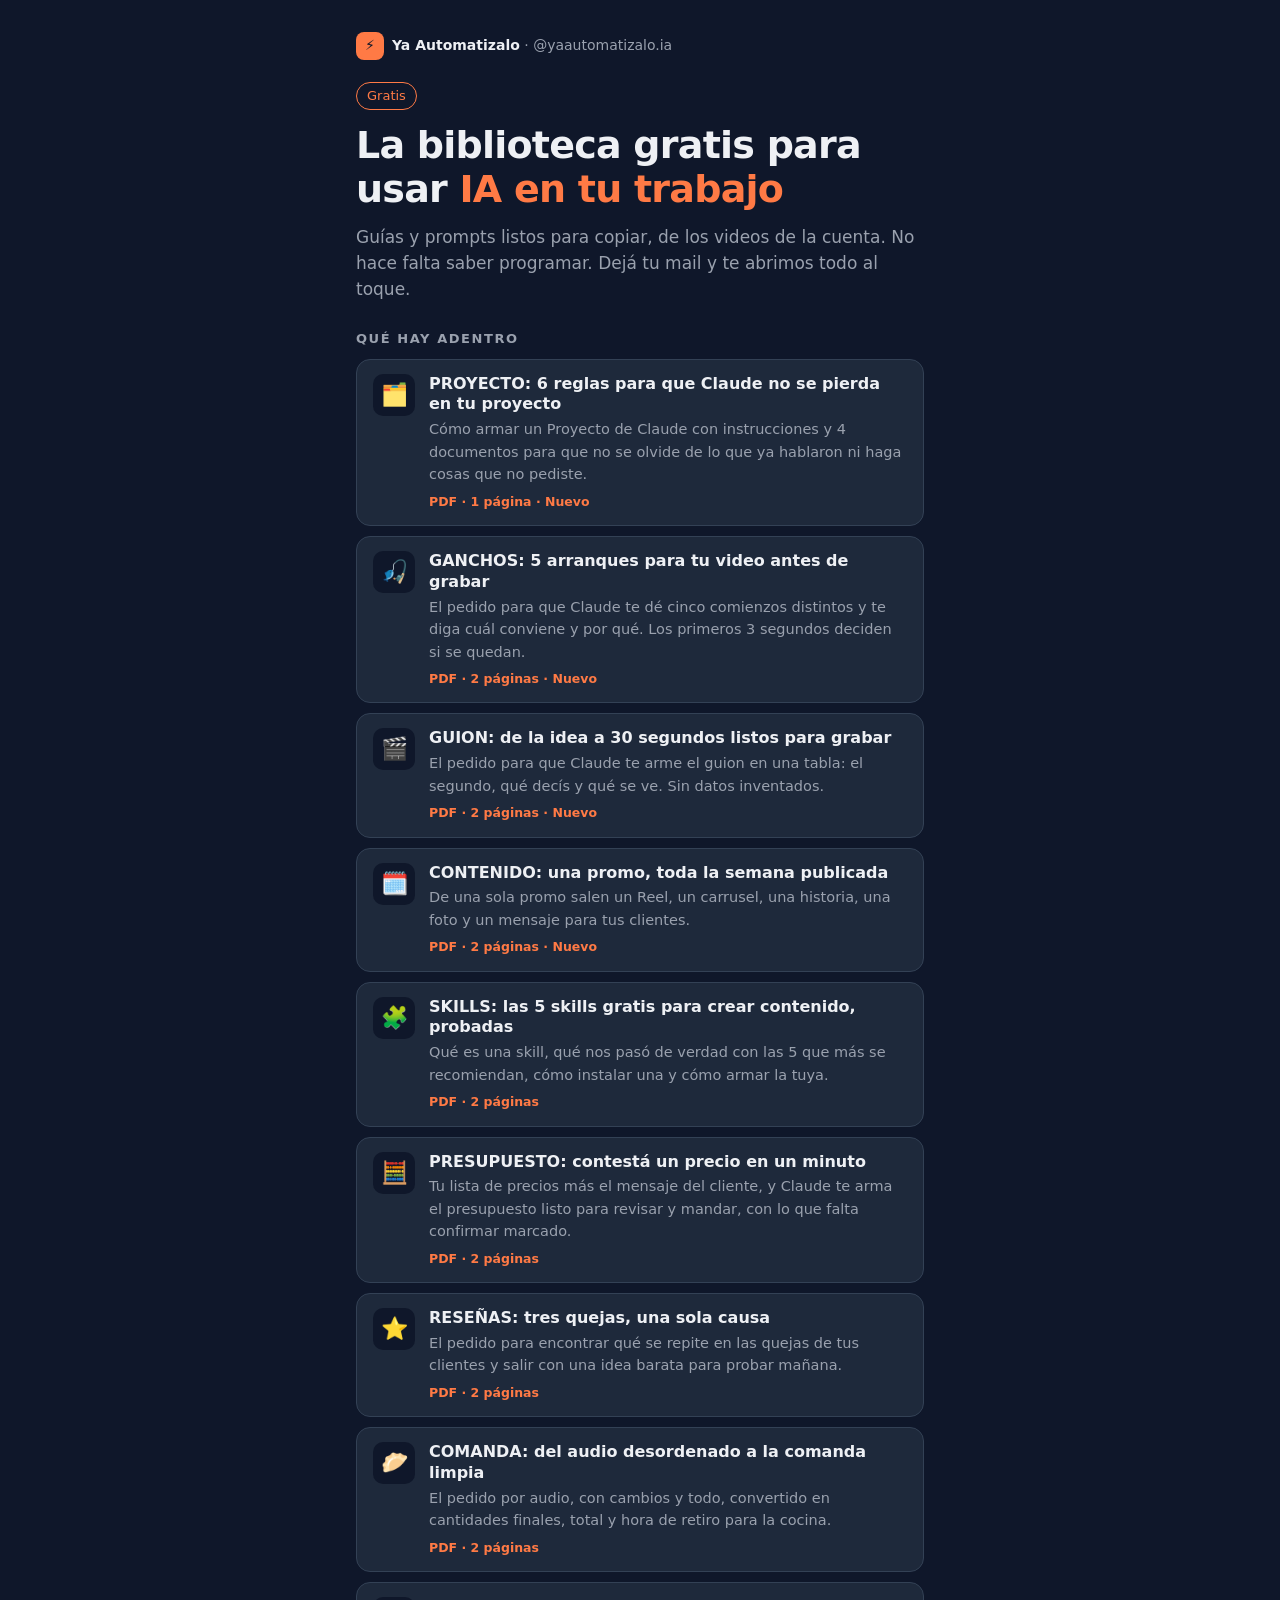
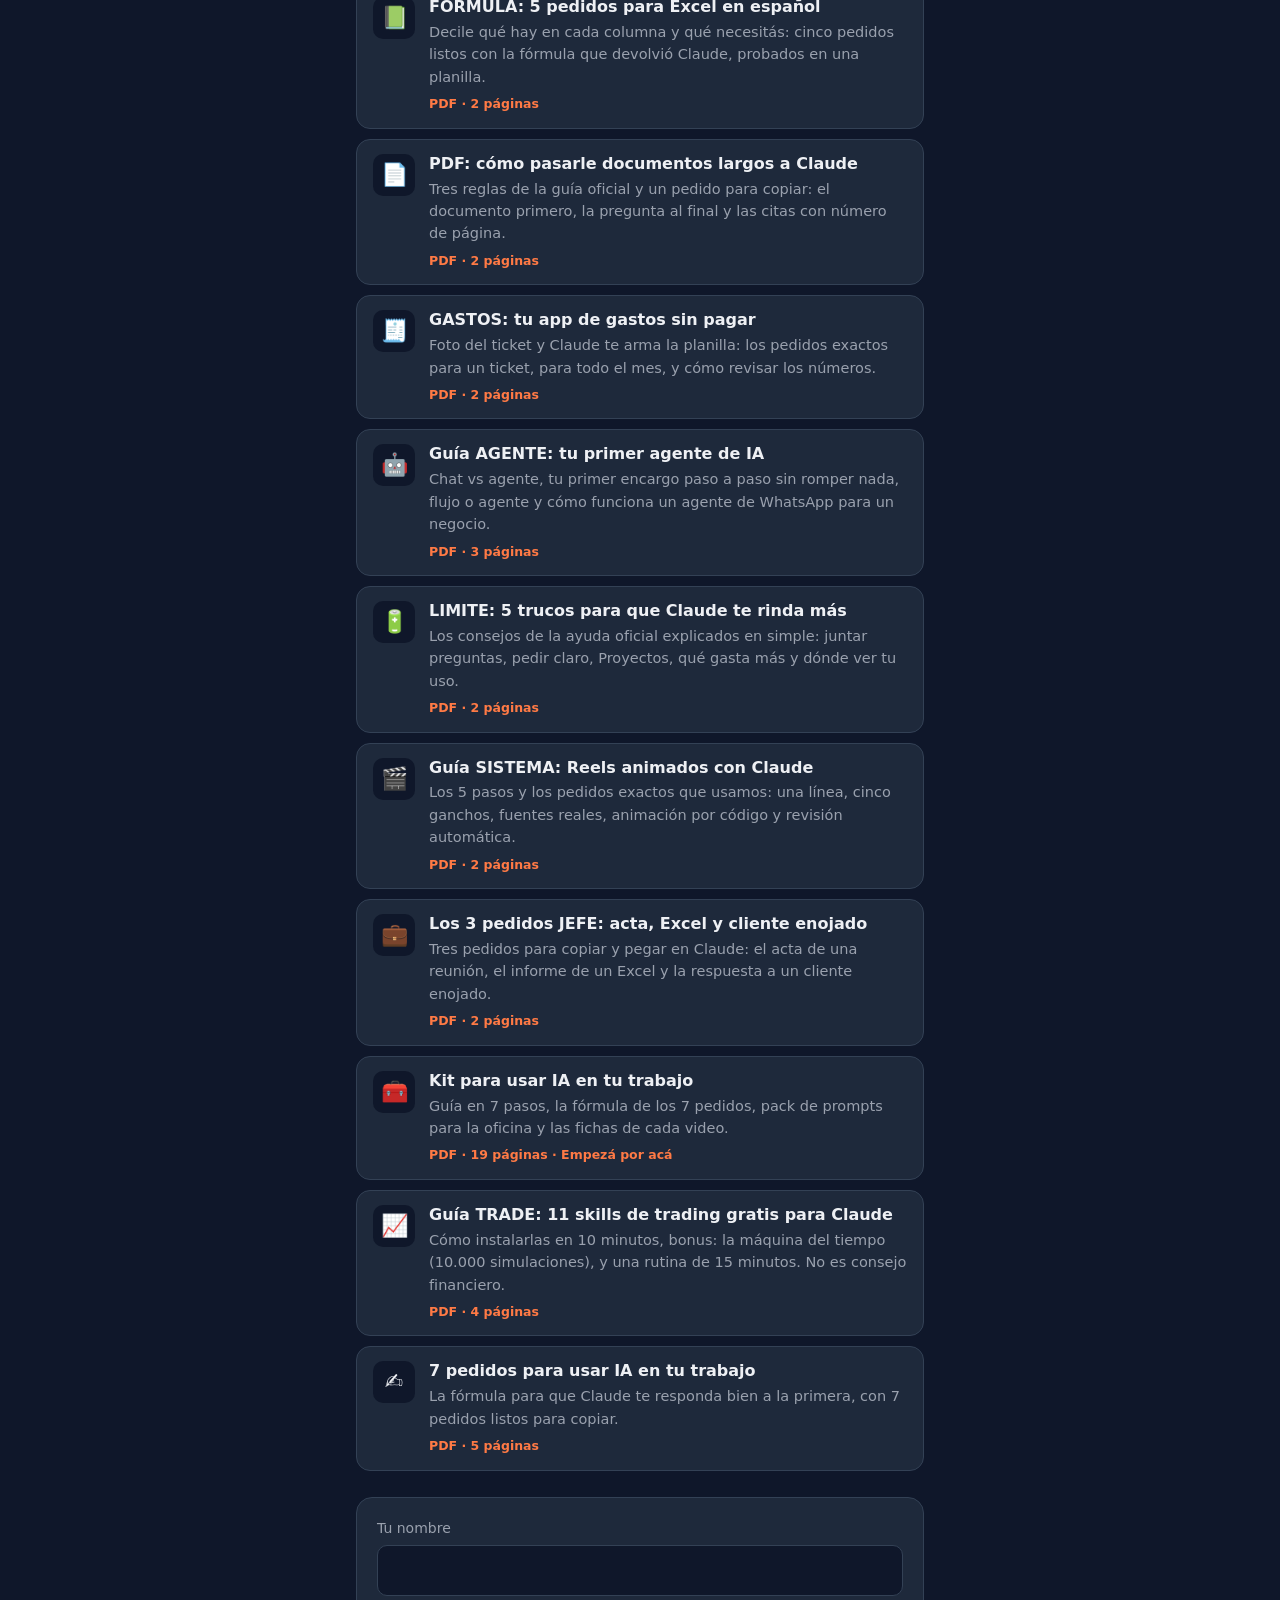
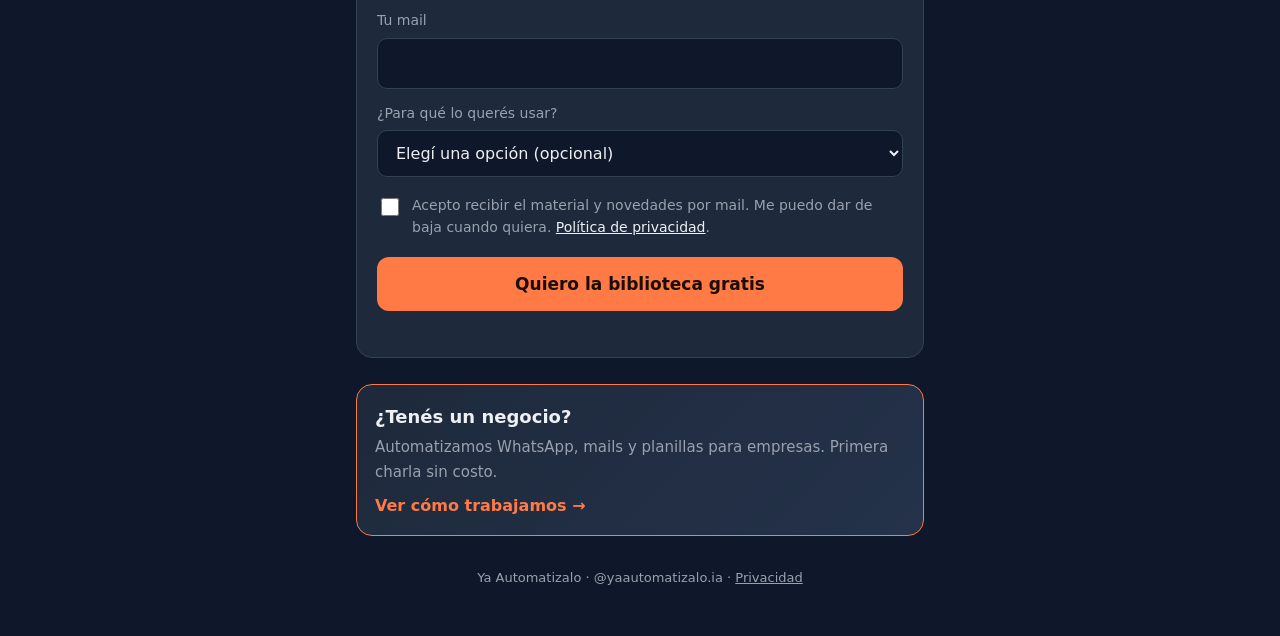
<file: index.html>
<!doctype html>
<html lang="es">
<head>
<meta charset="utf-8">
<meta name="viewport" content="width=device-width, initial-scale=1">
<title>Biblioteca gratis · Ya Automatizalo</title>
<meta name="description" content="Biblioteca gratis de guías y prompts para usar Claude e IA en tu trabajo.">
<meta property="og:title" content="Biblioteca gratis · Ya Automatizalo">
<meta property="og:description" content="Guías, prompts y fichas para usar Claude en tu trabajo. Gratis.">
<link rel="stylesheet" href="estilos.css">
</head>
<body>
<main class="wrap">

  <div class="brand"><span class="bolt">⚡</span><span><b>Ya Automatizalo</b> · @yaautomatizalo.ia</span></div>

  <span class="tag">Gratis</span>
  <h1>La biblioteca gratis para usar <span>IA en tu trabajo</span></h1>
  <p class="lead">Guías y prompts listos para copiar, de los videos de la cuenta. No hace falta saber programar. Dejá tu mail y te abrimos todo al toque.</p>

  <h2 class="sec">Qué hay adentro</h2>
  <div class="lib" id="libPreview"></div>

  <!-- FORMULARIO -->
  <section class="card" id="formCard">
    <form id="leadForm" novalidate>
      <label for="nombre">Tu nombre</label>
      <input id="nombre" name="nombre" type="text" autocomplete="given-name" required maxlength="80">

      <label for="email">Tu mail</label>
      <input id="email" name="email" type="email" autocomplete="email" inputmode="email" required maxlength="120">

      <label for="uso">¿Para qué lo querés usar?</label>
      <select id="uso" name="uso">
        <option value="">Elegí una opción (opcional)</option>
        <option>Estudio o uso personal</option>
        <option>Mi trabajo</option>
        <option>Tengo una empresa y quiero automatizar cosas</option>
      </select>

      <!-- Campo trampa para bots: las personas no lo ven -->
      <div class="hp" aria-hidden="true">
        <label for="web">No completar</label>
        <input id="web" name="web" type="text" tabindex="-1" autocomplete="off">
      </div>

      <label class="check">
        <input id="consent" name="consent" type="checkbox" required>
        <span>Acepto recibir el material y novedades por mail. Me puedo dar de baja cuando quiera. <a href="privacidad.html" target="_blank">Política de privacidad</a>.</span>
      </label>

      <button id="btn" type="submit">Quiero la biblioteca gratis</button>
      <div id="msg" class="msg" role="status" aria-live="polite"></div>
    </form>
  </section>

  <a class="biz" id="bizCard" href="empresas.html">
    <b>¿Tenés un negocio?</b>
    <span>Automatizamos WhatsApp, mails y planillas para empresas. Primera charla sin costo.</span><br>
    <em>Ver cómo trabajamos →</em>
  </a>

  <!-- PANTALLA DE GRACIAS (se muestra después de enviar) -->
  <section class="card done" id="doneCard" hidden>
    <h2>¡Listo, <span id="doneName">gracias</span>!</h2>
    <p>Tocá el que quieras para abrirlo o descargarlo. También te mandamos el link de la biblioteca por mail para que la tengas guardada (si no lo ves, revisá Promociones o Spam).</p>
    <div class="lib" id="libFull"></div>
    <div class="next">
      <h3>Próximos pasos</h3>
      <div class="pro" id="proBox">
        <b>Biblioteca Pro · próximamente</b>
        <p>Más de 100 prompts por área, proyectos de Claude listos y recetas de automatización. Pago único. Anotate y te avisamos primero cuando salga.</p>
        <button id="proBtn" type="button">Avisame cuando salga</button>
      </div>
      <a class="btn2" href="https://instagram.com/yaautomatizalo.ia" target="_blank" rel="noopener">Seguir a @yaautomatizalo.ia</a>
      <a class="btn2" id="ctaEmpresa" href="empresas.html">¿Tenés un negocio? Ver automatizaciones para empresas</a>
    </div>
  </section>

  <footer>
    <span id="footerName"></span> · <a href="privacidad.html">Privacidad</a>
  </footer>
</main>

<script src="biblioteca.js"></script>
<script>
/* =========================================================
   CONFIG: completá estos datos. Es lo único que hay que tocar.
   (Los materiales se cambian en biblioteca.js)
   ========================================================= */
const CONFIG = {
  // URL de la "Aplicación web" de Google Apps Script.
  SCRIPT_URL: "https://script.google.com/macros/s/AKfycby5F-4F-pe_pTcolzzUSynaQaLiOpp9hrhxUplvSeLYJw_9sEbU7LA6_nZgGMu1-xbB/exec",
  // Nombre de MARCA (nunca tu nombre personal). Aparece abajo de todo.
  NOMBRE_CUENTA: "Ya Automatizalo · @yaautomatizalo.ia"
};
/* ========================================================= */

const $ = id => document.getElementById(id);
$("footerName").textContent = CONFIG.NOMBRE_CUENTA;
pintarBiblioteca($("libPreview"), false);
pintarBiblioteca($("libFull"), true);

// De dónde viene la persona: ?utm_source=instagram o ?src=tiktok en el link
const qs = new URLSearchParams(location.search);
const origen = qs.get("src") || qs.get("utm_source") || (document.referrer ? new URL(document.referrer).hostname : "directo");
const campania = qs.get("utm_campaign") || qs.get("video") || "";

function showError(t){ const m=$("msg"); m.textContent=t; m.className="msg err"; }

$("leadForm").addEventListener("submit", async (e) => {
  e.preventDefault();
  const nombre = $("nombre").value.trim();
  const email  = $("email").value.trim();
  if (!nombre) return showError("Poné tu nombre.");
  if (!/^[^\s@]+@[^\s@]+\.[^\s@]{2,}$/.test(email)) return showError("Revisá el mail, parece que tiene un error.");
  if (!$("consent").checked) return showError("Para mandarte el material tenés que aceptar la casilla.");

  const btn = $("btn");
  btn.disabled = true; btn.textContent = "Enviando…"; $("msg").textContent = "";

  const datos = new URLSearchParams({
    nombre, email,
    uso: $("uso").value,
    origen, campania,
    consent: "si",
    web: $("web").value   // trampa para bots
  });

  try {
    // no-cors: Google no deja leer la respuesta, pero los datos llegan igual.
    await fetch(CONFIG.SCRIPT_URL, { method: "POST", mode: "no-cors", body: datos });
  } catch (err) {
    btn.disabled = false; btn.textContent = "Quiero la biblioteca gratis";
    return showError("No se pudo enviar. Revisá tu conexión y probá de nuevo.");
  }

  $("doneName").textContent = nombre.split(" ")[0];
  if ($("uso").value.startsWith("Tengo una empresa")) $("ctaEmpresa").style.borderColor = "var(--accent)";
  $("bizCard").hidden = true;
  window._email = email; window._nombre = nombre;
  $("formCard").hidden = true;
  $("libPreview").hidden = true;
  document.querySelector("h2.sec").hidden = true;
  $("doneCard").hidden = false;
  $("doneCard").scrollIntoView({ behavior: "smooth", block: "start" });
});

// Lista de espera de la Biblioteca Pro
$("proBtn").addEventListener("click", async () => {
  const b = $("proBtn"); b.disabled = true; b.textContent = "Anotando…";
  try {
    await fetch(CONFIG.SCRIPT_URL, { method: "POST", mode: "no-cors",
      body: new URLSearchParams({ tipo: "espera", email: window._email || "", nombre: window._nombre || "" }) });
    b.textContent = "¡Listo! Te avisamos por mail";
  } catch (e) { b.disabled = false; b.textContent = "Avisame cuando salga"; }
});
</script>
</body>
</html>
</file>
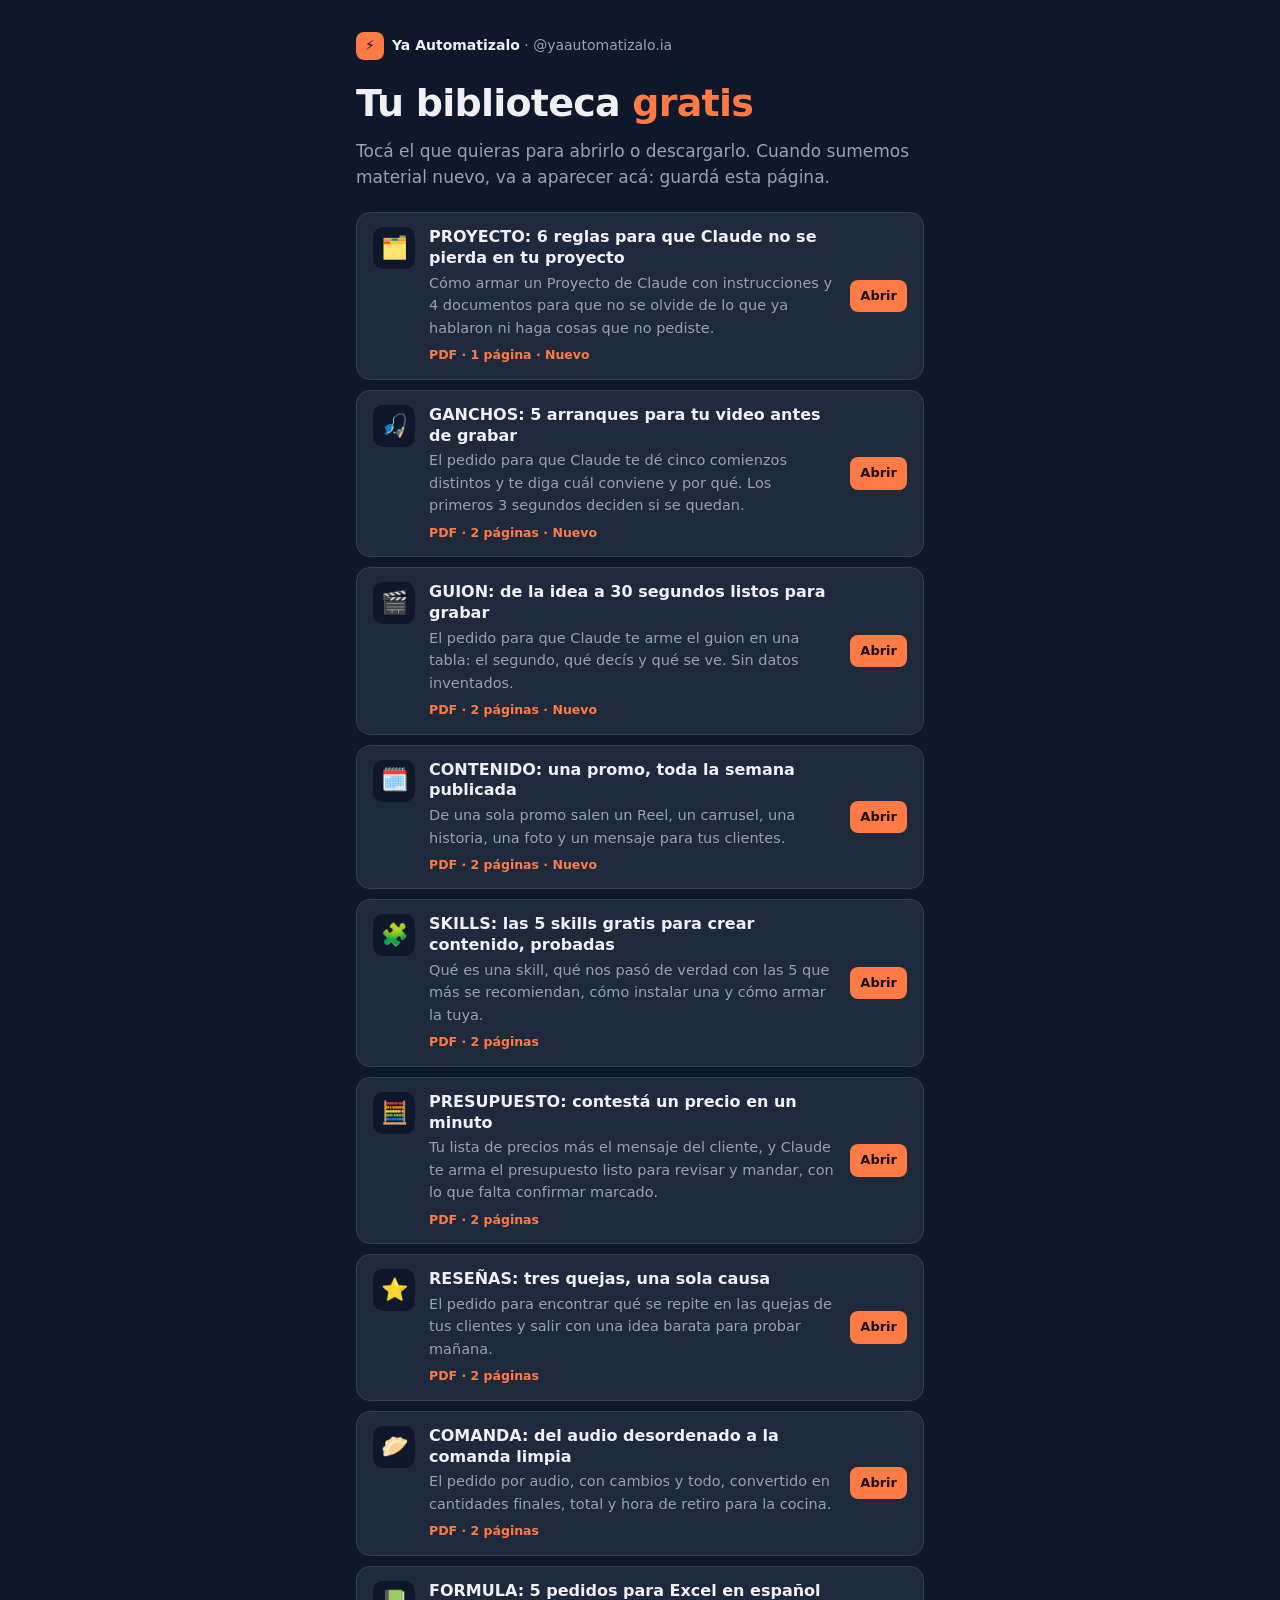
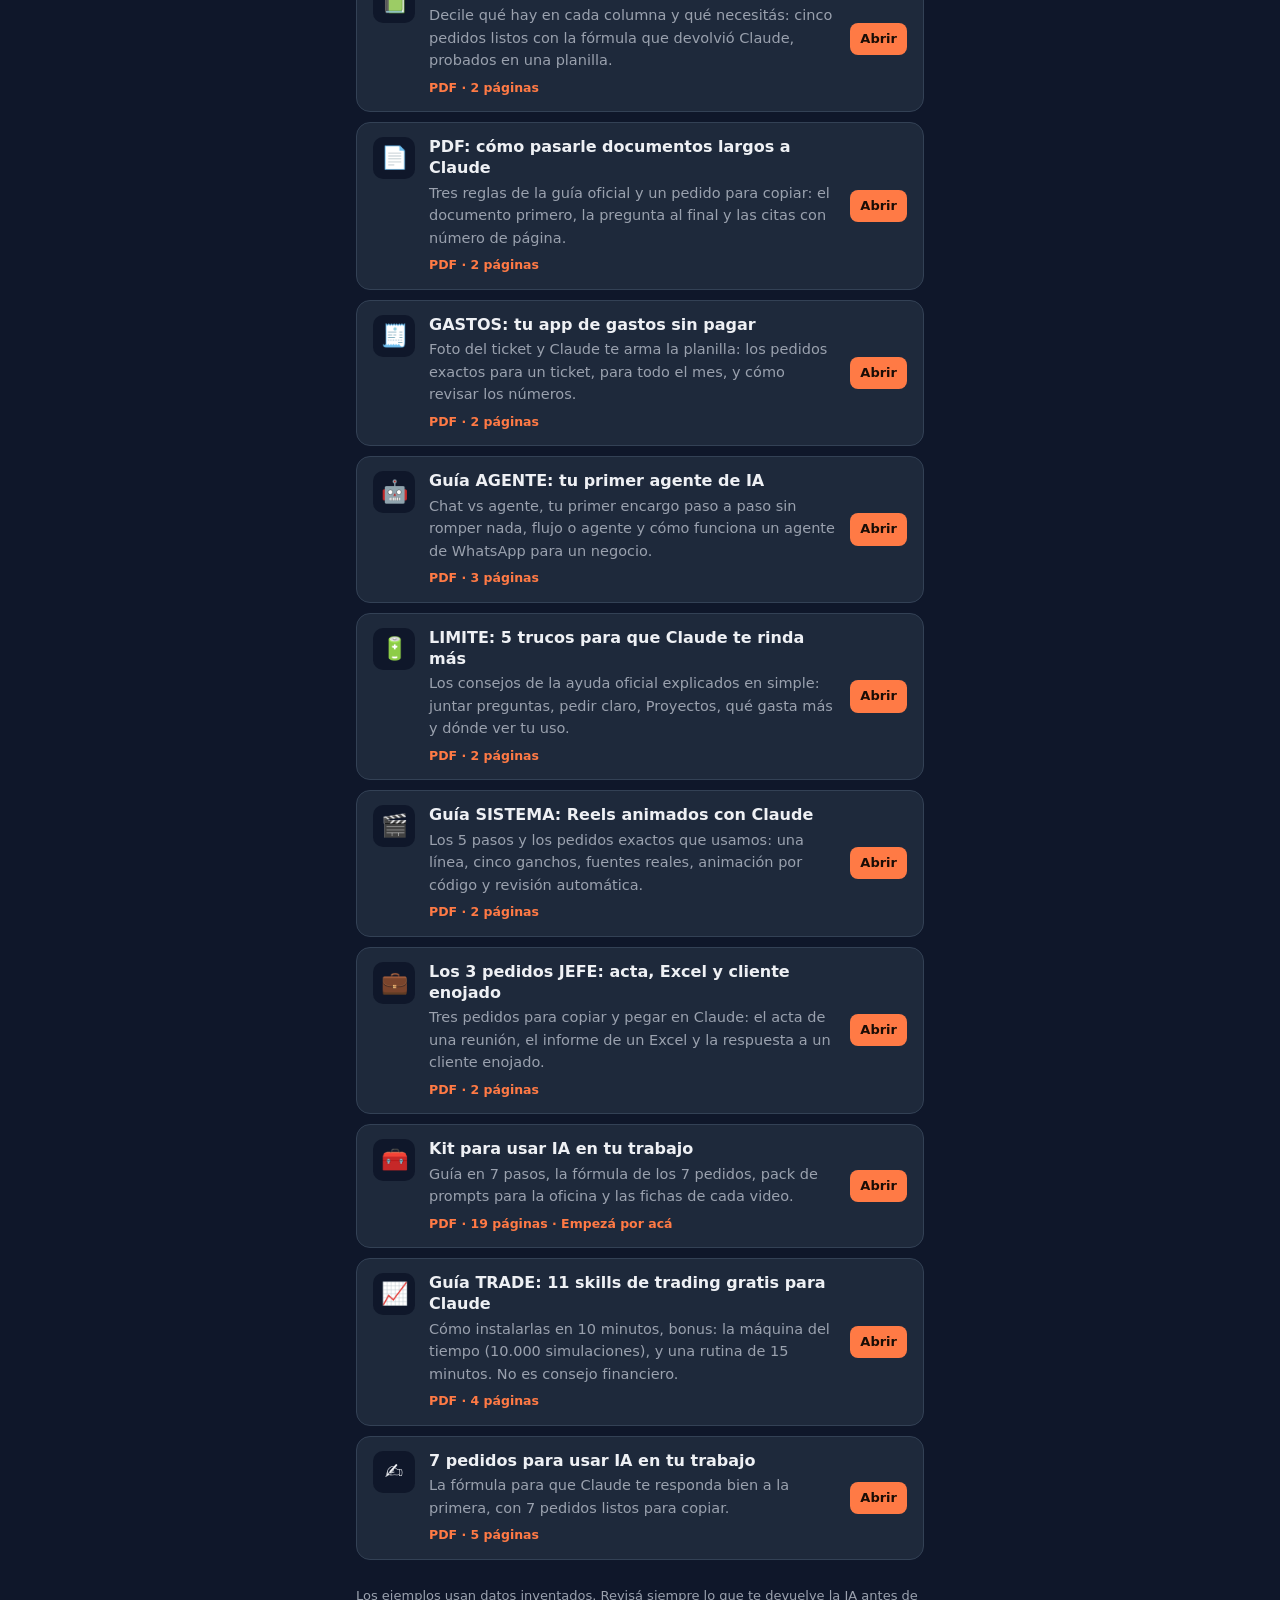
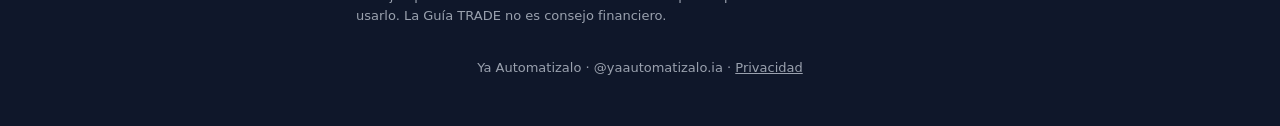
<file: biblioteca.html>
<!doctype html>
<html lang="es">
<head>
<meta charset="utf-8">
<meta name="viewport" content="width=device-width, initial-scale=1">
<title>Tu biblioteca · Ya Automatizalo</title>
<meta name="robots" content="noindex">
<link rel="stylesheet" href="estilos.css">
</head>
<body>
<main class="wrap">
  <div class="brand"><span class="bolt">⚡</span><span><b>Ya Automatizalo</b> · @yaautomatizalo.ia</span></div>
  <h1>Tu biblioteca <span>gratis</span></h1>
  <p class="lead">Tocá el que quieras para abrirlo o descargarlo. Cuando sumemos material nuevo, va a aparecer acá: guardá esta página.</p>
  <div class="lib" id="libFull"></div>
  <p class="note">Los ejemplos usan datos inventados. Revisá siempre lo que te devuelve la IA antes de usarlo. La Guía TRADE no es consejo financiero.</p>
  <footer>Ya Automatizalo · @yaautomatizalo.ia · <a href="privacidad.html">Privacidad</a></footer>
</main>
<script src="biblioteca.js"></script>
<script>pintarBiblioteca(document.getElementById("libFull"), true);</script>
</body>
</html>
</file>
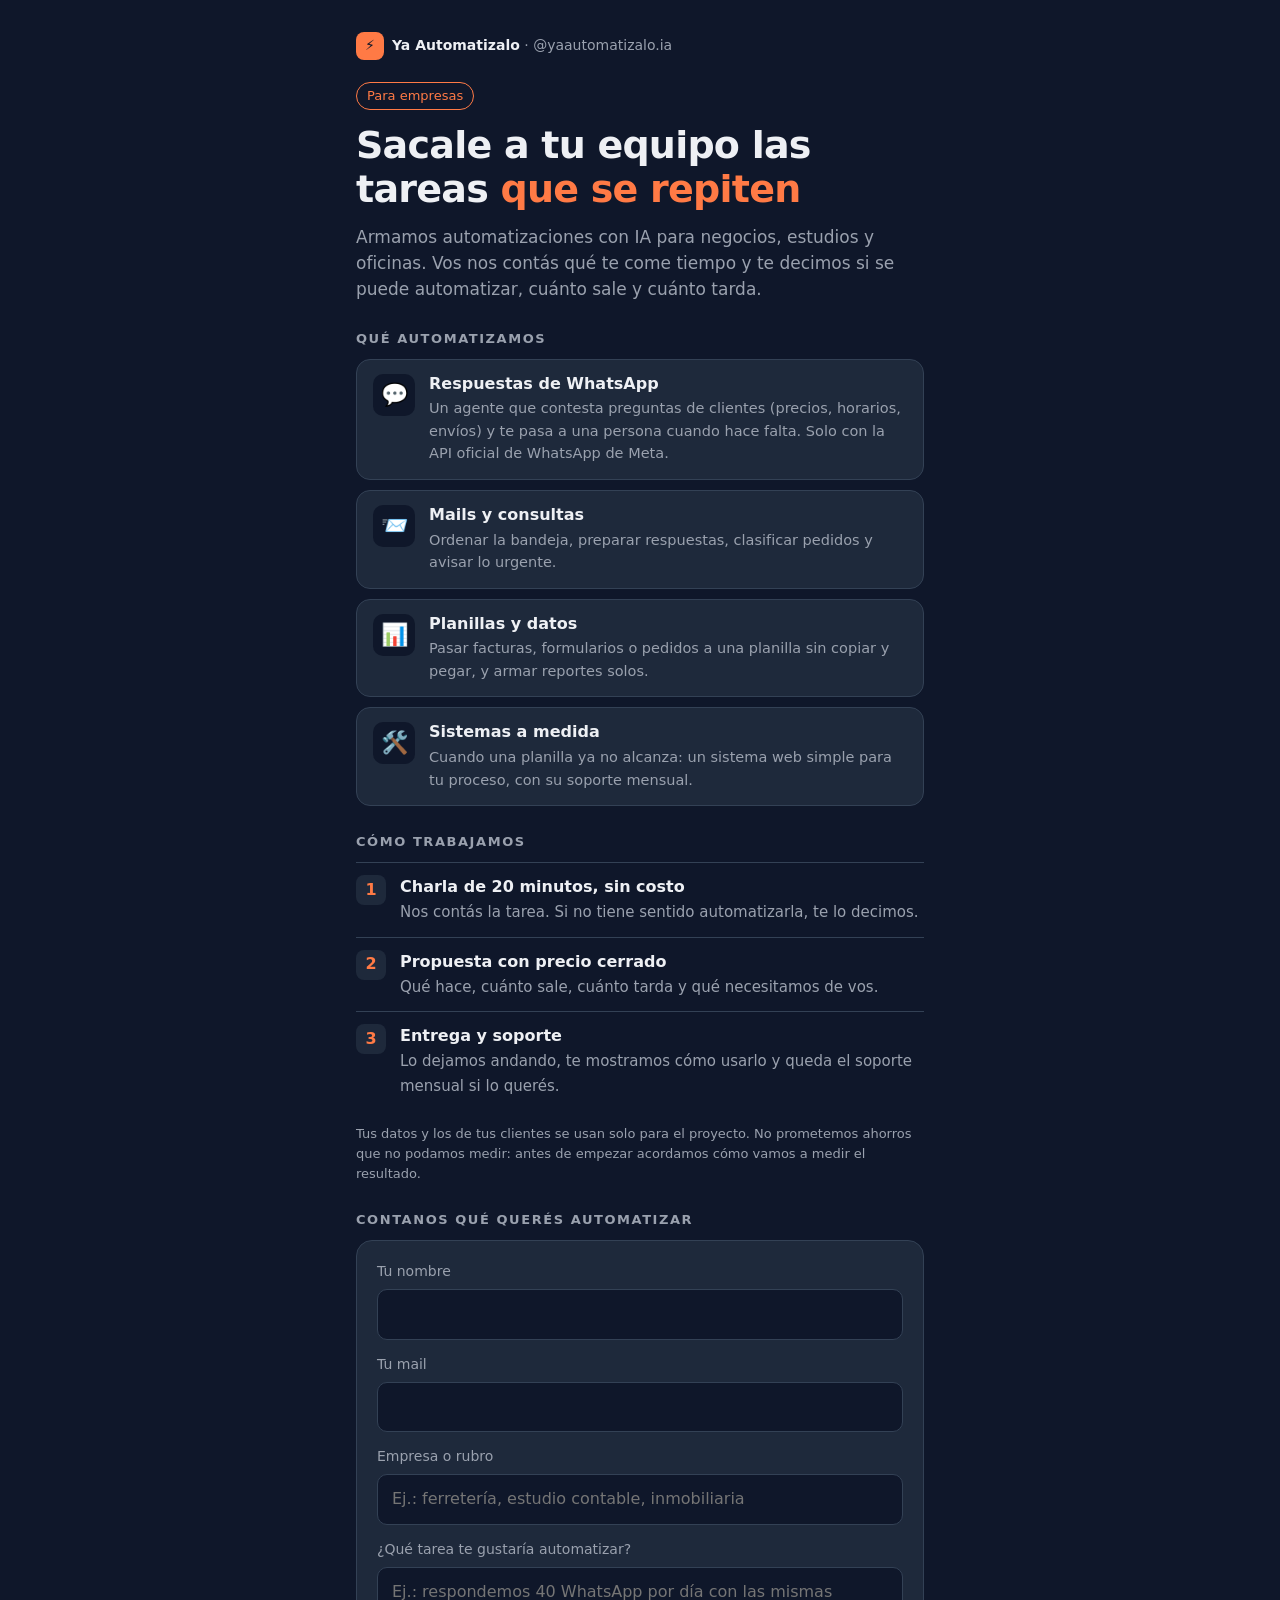
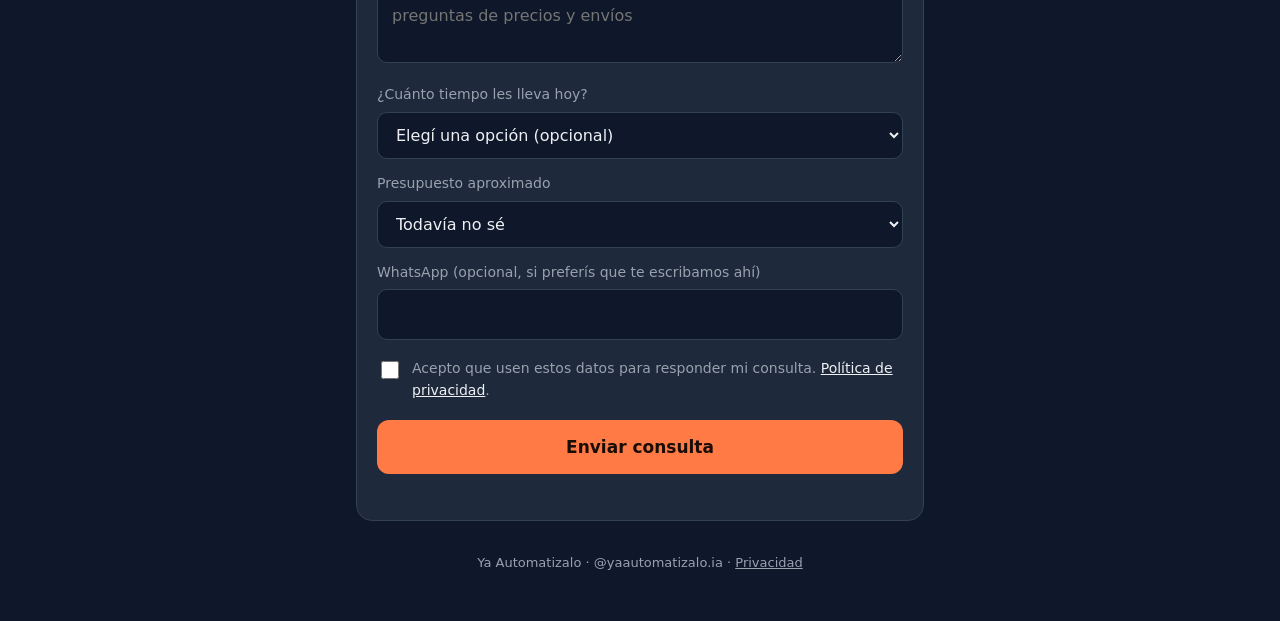
<file: empresas.html>
<!doctype html>
<html lang="es">
<head>
<meta charset="utf-8">
<meta name="viewport" content="width=device-width, initial-scale=1">
<title>Automatizaciones para empresas · Ya Automatizalo</title>
<meta name="description" content="Automatizamos tareas repetitivas de tu negocio: WhatsApp, mails, planillas y sistemas a medida.">
<meta property="og:title" content="Automatizaciones para empresas · Ya Automatizalo">
<meta property="og:description" content="WhatsApp, mails, planillas y sistemas a medida. Primera charla sin costo.">
<link rel="stylesheet" href="estilos.css">
</head>
<body>
<main class="wrap">

  <div class="brand"><span class="bolt">⚡</span><span><b>Ya Automatizalo</b> · @yaautomatizalo.ia</span></div>

  <span class="tag">Para empresas</span>
  <h1>Sacale a tu equipo las tareas <span>que se repiten</span></h1>
  <p class="lead">Armamos automatizaciones con IA para negocios, estudios y oficinas. Vos nos contás qué te come tiempo y te decimos si se puede automatizar, cuánto sale y cuánto tarda.</p>

  <h2 class="sec">Qué automatizamos</h2>
  <div class="lib">
    <div class="item"><span class="ic">💬</span><div class="tx"><b>Respuestas de WhatsApp</b><span class="desc">Un agente que contesta preguntas de clientes (precios, horarios, envíos) y te pasa a una persona cuando hace falta. Solo con la API oficial de WhatsApp de Meta.</span></div></div>
    <div class="item"><span class="ic">📨</span><div class="tx"><b>Mails y consultas</b><span class="desc">Ordenar la bandeja, preparar respuestas, clasificar pedidos y avisar lo urgente.</span></div></div>
    <div class="item"><span class="ic">📊</span><div class="tx"><b>Planillas y datos</b><span class="desc">Pasar facturas, formularios o pedidos a una planilla sin copiar y pegar, y armar reportes solos.</span></div></div>
    <div class="item"><span class="ic">🛠️</span><div class="tx"><b>Sistemas a medida</b><span class="desc">Cuando una planilla ya no alcanza: un sistema web simple para tu proceso, con su soporte mensual.</span></div></div>
  </div>

  <h2 class="sec">Cómo trabajamos</h2>
  <ol class="steps">
    <li><b>Charla de 20 minutos, sin costo</b><span>Nos contás la tarea. Si no tiene sentido automatizarla, te lo decimos.</span></li>
    <li><b>Propuesta con precio cerrado</b><span>Qué hace, cuánto sale, cuánto tarda y qué necesitamos de vos.</span></li>
    <li><b>Entrega y soporte</b><span>Lo dejamos andando, te mostramos cómo usarlo y queda el soporte mensual si lo querés.</span></li>
  </ol>
  <p class="fine">Tus datos y los de tus clientes se usan solo para el proyecto. No prometemos ahorros que no podamos medir: antes de empezar acordamos cómo vamos a medir el resultado.</p>

  <h2 class="sec">Contanos qué querés automatizar</h2>
  <section class="card" id="formCard">
    <form id="bizForm" novalidate>
      <label for="nombre">Tu nombre</label>
      <input id="nombre" type="text" autocomplete="name" required maxlength="80">

      <label for="email">Tu mail</label>
      <input id="email" type="email" autocomplete="email" inputmode="email" required maxlength="120">

      <label for="empresa">Empresa o rubro</label>
      <input id="empresa" type="text" maxlength="100" placeholder="Ej.: ferretería, estudio contable, inmobiliaria">

      <label for="tarea">¿Qué tarea te gustaría automatizar?</label>
      <textarea id="tarea" maxlength="1000" required placeholder="Ej.: respondemos 40 WhatsApp por día con las mismas preguntas de precios y envíos"></textarea>

      <label for="tiempo">¿Cuánto tiempo les lleva hoy?</label>
      <select id="tiempo">
        <option value="">Elegí una opción (opcional)</option>
        <option>Menos de 2 horas por semana</option>
        <option>De 2 a 5 horas por semana</option>
        <option>De 5 a 10 horas por semana</option>
        <option>Más de 10 horas por semana</option>
      </select>

      <label for="presupuesto">Presupuesto aproximado</label>
      <select id="presupuesto">
        <option value="">Todavía no sé</option>
        <option>Hasta USD 300</option>
        <option>USD 300 a 800</option>
        <option>USD 800 a 2.000</option>
        <option>Más de USD 2.000</option>
      </select>

      <label for="whatsapp">WhatsApp (opcional, si preferís que te escribamos ahí)</label>
      <input id="whatsapp" type="text" inputmode="tel" maxlength="30">

      <div class="hp" aria-hidden="true"><label for="web">No completar</label><input id="web" type="text" tabindex="-1" autocomplete="off"></div>

      <label class="check">
        <input id="consent" type="checkbox" required>
        <span>Acepto que usen estos datos para responder mi consulta. <a href="privacidad.html" target="_blank">Política de privacidad</a>.</span>
      </label>

      <button id="btn" type="submit">Enviar consulta</button>
      <div id="msg" class="msg" role="status" aria-live="polite"></div>
    </form>
  </section>

  <section class="card done" id="doneCard" hidden>
    <h2>¡Recibido!</h2>
    <p>Te respondemos por mail en 1 o 2 días hábiles para coordinar la charla. Si no ves el mail, revisá Promociones o Spam.</p>
    <a class="btn2" href="index.html">Ver la biblioteca gratis</a>
  </section>

  <footer>Ya Automatizalo · @yaautomatizalo.ia · <a href="privacidad.html">Privacidad</a></footer>
</main>

<script>
const SCRIPT_URL = "https://script.google.com/macros/s/AKfycby5F-4F-pe_pTcolzzUSynaQaLiOpp9hrhxUplvSeLYJw_9sEbU7LA6_nZgGMu1-xbB/exec";
const $ = id => document.getElementById(id);
const qs = new URLSearchParams(location.search);
const origen = qs.get("src") || qs.get("utm_source") || (document.referrer ? new URL(document.referrer).hostname : "directo");

function showError(t){ const m=$("msg"); m.textContent=t; m.className="msg err"; }

$("bizForm").addEventListener("submit", async (e) => {
  e.preventDefault();
  const nombre = $("nombre").value.trim(), email = $("email").value.trim(), tarea = $("tarea").value.trim();
  if (!nombre) return showError("Poné tu nombre.");
  if (!/^[^\s@]+@[^\s@]+\.[^\s@]{2,}$/.test(email)) return showError("Revisá el mail, parece que tiene un error.");
  if (!tarea) return showError("Contanos brevemente qué querés automatizar.");
  if (!$("consent").checked) return showError("Para responderte tenés que aceptar la casilla.");
  const btn = $("btn"); btn.disabled = true; btn.textContent = "Enviando…";
  const datos = new URLSearchParams({
    tipo: "empresa", nombre, email, tarea,
    empresa: $("empresa").value, tiempo: $("tiempo").value, presupuesto: $("presupuesto").value,
    whatsapp: $("whatsapp").value, origen, consent: "si", web: $("web").value
  });
  try { await fetch(SCRIPT_URL, { method: "POST", mode: "no-cors", body: datos }); }
  catch (err) { btn.disabled = false; btn.textContent = "Enviar consulta"; return showError("No se pudo enviar. Revisá tu conexión y probá de nuevo."); }
  $("formCard").hidden = true; $("doneCard").hidden = false;
  $("doneCard").scrollIntoView({ behavior: "smooth", block: "start" });
});
</script>
</body>
</html>
</file>
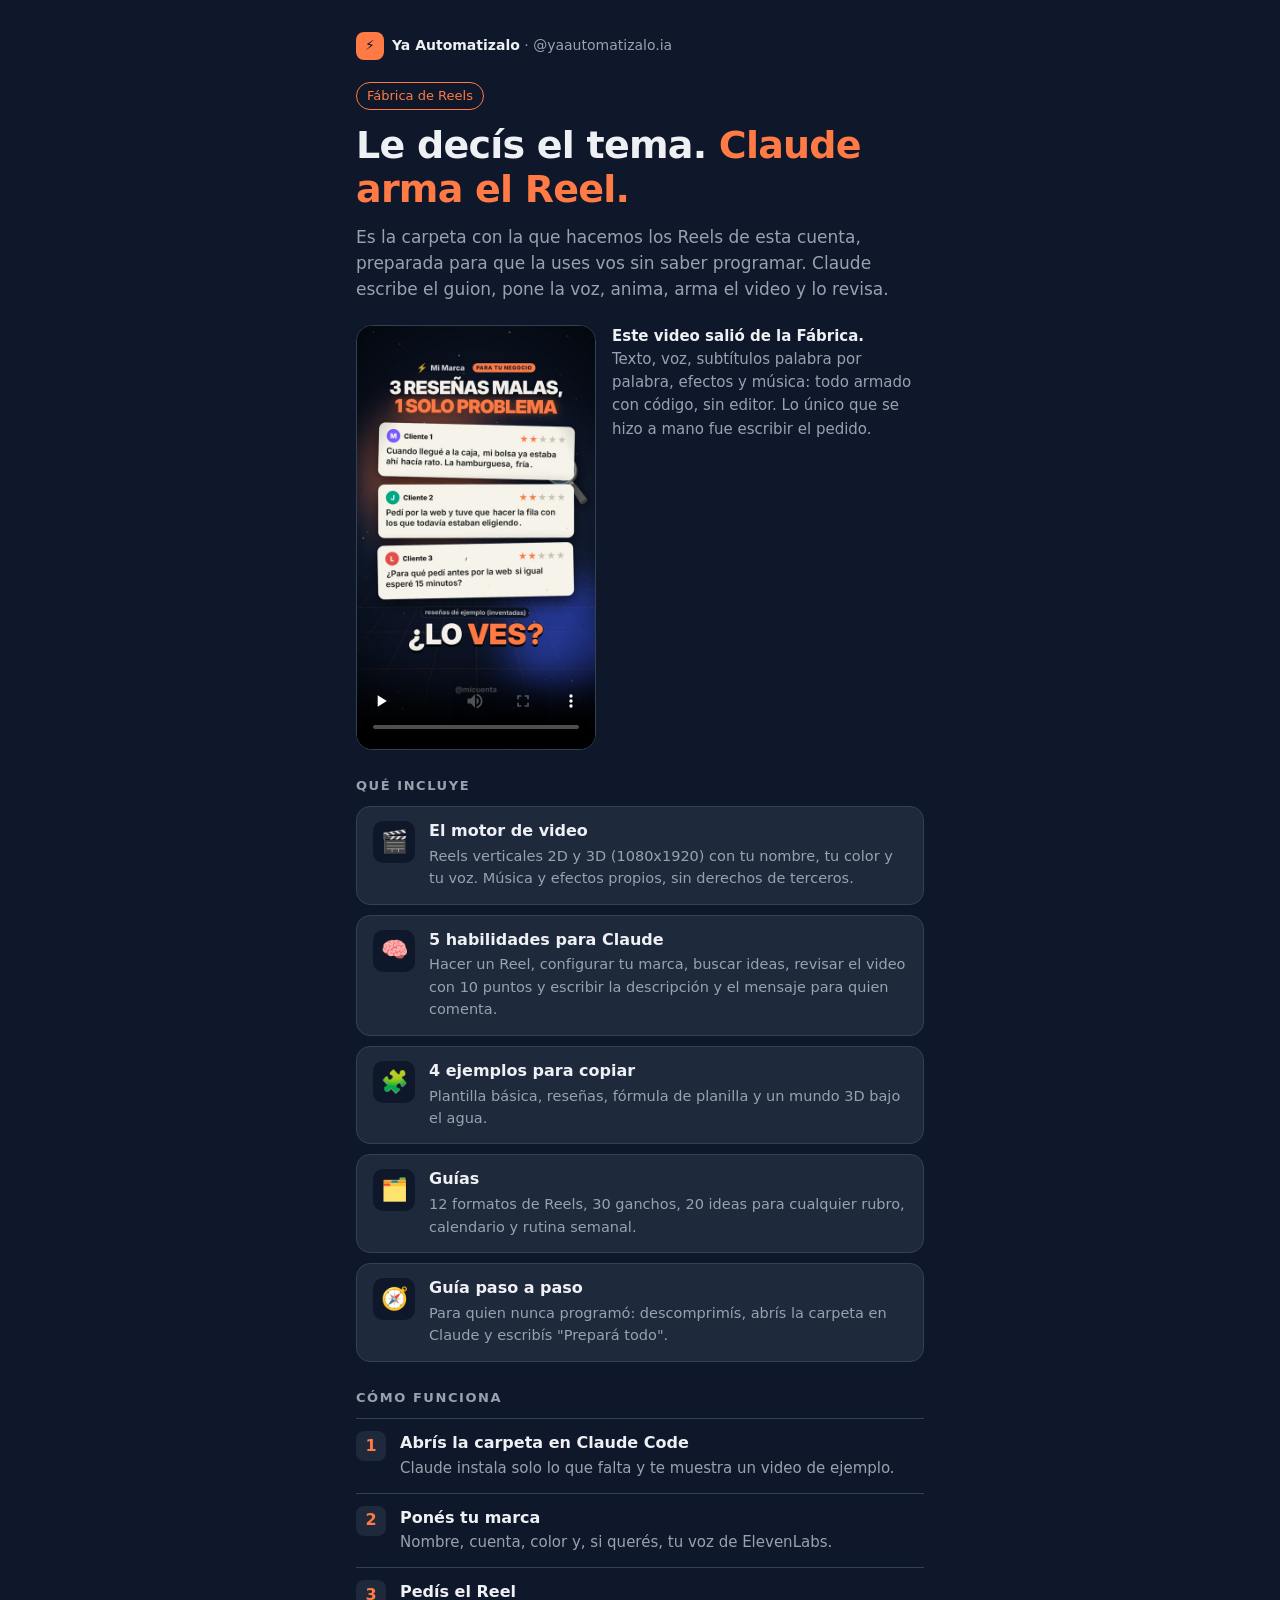
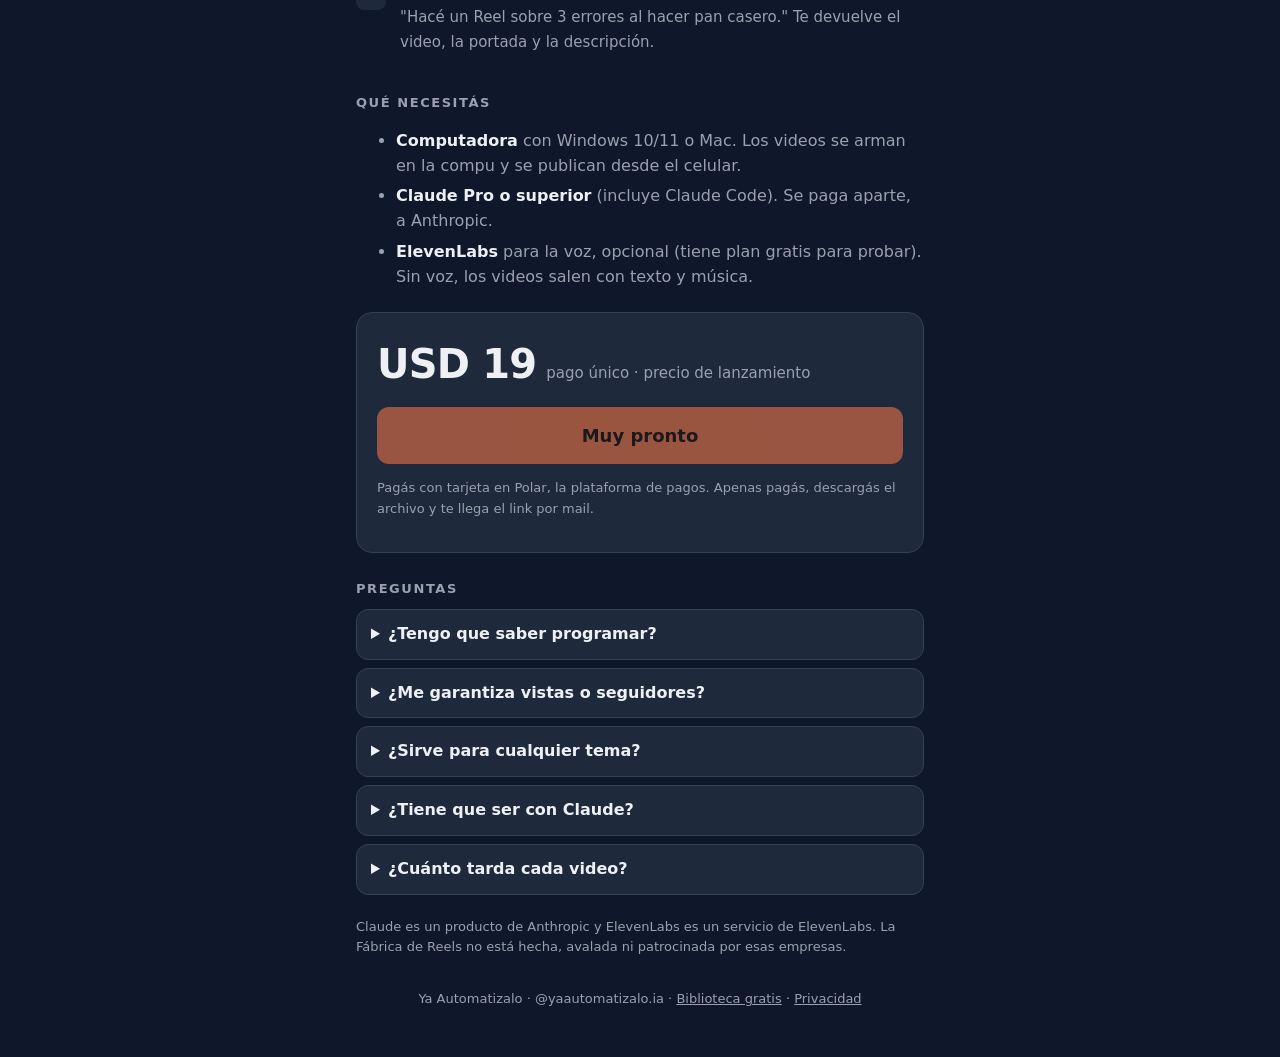
<file: fabrica.html>
<!doctype html>
<html lang="es">
<head>
<meta charset="utf-8">
<meta name="viewport" content="width=device-width, initial-scale=1">
<title>Fábrica de Reels · Ya Automatizalo</title>
<meta name="description" content="La carpeta con la que Claude arma Reels con animación, voz, subtítulos y música. Vos le decís el tema.">
<meta property="og:title" content="Fábrica de Reels · Ya Automatizalo">
<meta property="og:description" content="Claude arma tus Reels con animación, voz y subtítulos. Vos le decís el tema.">
<meta property="og:image" content="fabrica/ejemplo.jpg">
<link rel="stylesheet" href="estilos.css">
<style>
.demo{display:flex;gap:16px;align-items:flex-start;margin:0 0 26px}
.demo video{width:46%;max-width:240px;border-radius:16px;border:1px solid var(--line);background:#000;flex:0 0 auto}
.demo .side{flex:1;min-width:0;color:var(--muted);font-size:15px}
.demo .side b{color:var(--text)}
.price{display:flex;align-items:baseline;gap:10px;margin:0 0 12px}
.price .n{white-space:nowrap;font-size:40px;font-weight:900;letter-spacing:-.02em}
.price .u{color:var(--muted);font-size:15px}
a.buy{display:block;text-align:center;font-weight:800;font-size:18px;border-radius:12px;padding:15px;background:var(--accent);color:var(--accent-ink);text-decoration:none}
a.buy.off{opacity:.55;pointer-events:none}
.need li{margin:0 0 6px;color:var(--muted)}
.need b{color:var(--text)}
details{background:var(--card);border:1px solid var(--line);border-radius:12px;padding:12px 14px;margin:0 0 8px}
details summary{cursor:pointer;font-weight:700}
details p{color:var(--muted);margin:8px 0 0;font-size:15px}
@media (max-width:420px){.demo{flex-direction:column}.demo video{width:100%;max-width:none}}
</style>
</head>
<body>
<main class="wrap">

  <div class="brand"><span class="bolt">⚡</span><span><b>Ya Automatizalo</b> · @yaautomatizalo.ia</span></div>

  <span class="tag">Fábrica de Reels</span>
  <h1>Le decís el tema. <span>Claude arma el Reel.</span></h1>
  <p class="lead">Es la carpeta con la que hacemos los Reels de esta cuenta, preparada para que la uses vos sin saber programar. Claude escribe el guion, pone la voz, anima, arma el video y lo revisa.</p>

  <div class="demo">
    <video src="fabrica/ejemplo.mp4" poster="fabrica/ejemplo.jpg" controls playsinline preload="none"></video>
    <div class="side"><b>Este video salió de la Fábrica.</b><br>Texto, voz, subtítulos palabra por palabra, efectos y música: todo armado con código, sin editor. Lo único que se hizo a mano fue escribir el pedido.</div>
  </div>

  <h2 class="sec">Qué incluye</h2>
  <div class="lib">
    <div class="item"><span class="ic">🎬</span><div class="tx"><b>El motor de video</b><span class="desc">Reels verticales 2D y 3D (1080x1920) con tu nombre, tu color y tu voz. Música y efectos propios, sin derechos de terceros.</span></div></div>
    <div class="item"><span class="ic">🧠</span><div class="tx"><b>5 habilidades para Claude</b><span class="desc">Hacer un Reel, configurar tu marca, buscar ideas, revisar el video con 10 puntos y escribir la descripción y el mensaje para quien comenta.</span></div></div>
    <div class="item"><span class="ic">🧩</span><div class="tx"><b>4 ejemplos para copiar</b><span class="desc">Plantilla básica, reseñas, fórmula de planilla y un mundo 3D bajo el agua.</span></div></div>
    <div class="item"><span class="ic">🗂️</span><div class="tx"><b>Guías</b><span class="desc">12 formatos de Reels, 30 ganchos, 20 ideas para cualquier rubro, calendario y rutina semanal.</span></div></div>
    <div class="item"><span class="ic">🧭</span><div class="tx"><b>Guía paso a paso</b><span class="desc">Para quien nunca programó: descomprimís, abrís la carpeta en Claude y escribís "Prepará todo".</span></div></div>
  </div>

  <h2 class="sec">Cómo funciona</h2>
  <ol class="steps">
    <li><b>Abrís la carpeta en Claude Code</b><span>Claude instala solo lo que falta y te muestra un video de ejemplo.</span></li>
    <li><b>Ponés tu marca</b><span>Nombre, cuenta, color y, si querés, tu voz de ElevenLabs.</span></li>
    <li><b>Pedís el Reel</b><span>"Hacé un Reel sobre 3 errores al hacer pan casero." Te devuelve el video, la portada y la descripción.</span></li>
  </ol>

  <h2 class="sec">Qué necesitás</h2>
  <ul class="need">
    <li><b>Computadora</b> con Windows 10/11 o Mac. Los videos se arman en la compu y se publican desde el celular.</li>
    <li><b>Claude Pro o superior</b> (incluye Claude Code). Se paga aparte, a Anthropic.</li>
    <li><b>ElevenLabs</b> para la voz, opcional (tiene plan gratis para probar). Sin voz, los videos salen con texto y música.</li>
  </ul>

  <section class="card" style="margin-top:22px">
    <div class="price"><span class="n" id="precio">USD 19</span><span class="u">pago único · precio de lanzamiento</span></div>
    <a class="buy off" id="buy" href="#" rel="noopener">Muy pronto</a>
    <p class="note">Pagás con tarjeta en Polar, la plataforma de pagos. Apenas pagás, descargás el archivo y te llega el link por mail.</p>
  </section>

  <h2 class="sec">Preguntas</h2>
  <details><summary>¿Tengo que saber programar?</summary><p>No. Claude hace la parte técnica; vos le hablás en español. La guía está pensada para alguien que nunca abrió un programa así.</p></details>
  <details><summary>¿Me garantiza vistas o seguidores?</summary><p>No. Es un método para hacer más videos con menos trabajo. Lo que pase con ellos depende de tu tema, de tu constancia y de tu público.</p></details>
  <details><summary>¿Sirve para cualquier tema?</summary><p>Sí. Los formatos, ganchos e ideas son para cualquier rubro: cocina, negocios, fitness, educación, lo que sea.</p></details>
  <details><summary>¿Tiene que ser con Claude?</summary><p>Sí. La carpeta está hecha para Claude Code, que viene con el plan Pro de Claude.</p></details>
  <details><summary>¿Cuánto tarda cada video?</summary><p>Un video 2D se arma en unos minutos. Uno 3D puede tardar de 10 a 30 minutos, según tu computadora.</p></details>

  <p class="fine" style="margin-top:22px">Claude es un producto de Anthropic y ElevenLabs es un servicio de ElevenLabs. La Fábrica de Reels no está hecha, avalada ni patrocinada por esas empresas.</p>

  <footer>Ya Automatizalo · @yaautomatizalo.ia · <a href="index.html">Biblioteca gratis</a> · <a href="privacidad.html">Privacidad</a></footer>
</main>
<script>
// Cuando Polar apruebe la cuenta, se pone el link de pago, se pone acá y el botón se activa solo.
const CHECKOUT_URL = "";
const PRECIO = "USD 19";
document.getElementById('precio').textContent = PRECIO;
if (CHECKOUT_URL) {
  const b = document.getElementById('buy');
  const src = new URLSearchParams(location.search).get('src');
  b.href = CHECKOUT_URL + (src ? (CHECKOUT_URL.includes('?') ? '&' : '?') + 'src=' + encodeURIComponent(src) : '');
  b.textContent = 'Comprar la Fábrica de Reels';
  b.classList.remove('off');
}
</script>
</body>
</html>
</file>
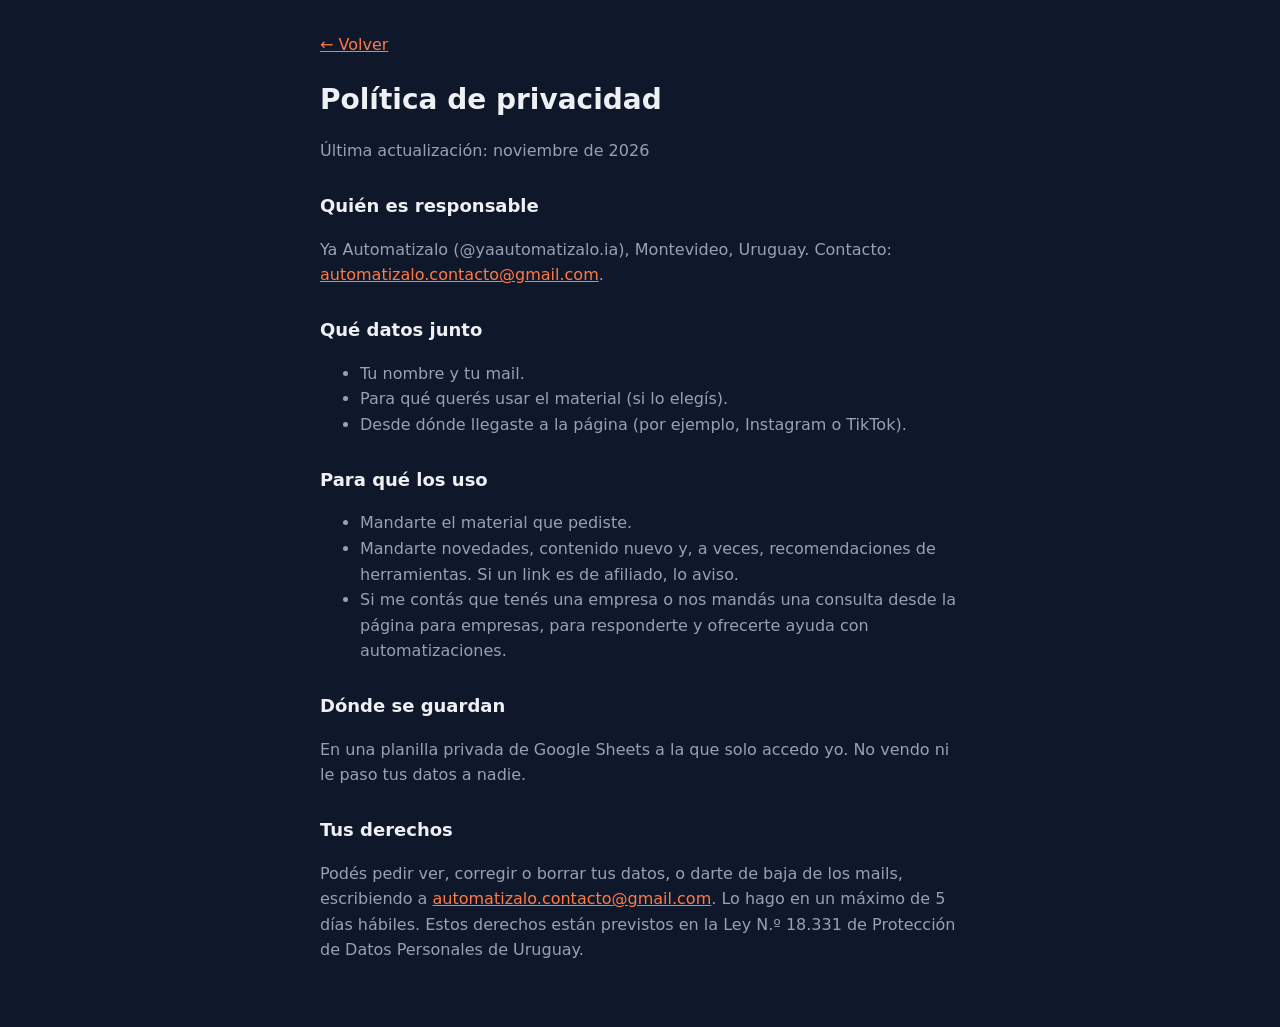
<file: privacidad.html>
<!doctype html>
<html lang="es">
<head>
<meta charset="utf-8">
<meta name="viewport" content="width=device-width, initial-scale=1">
<title>Política de privacidad</title>
<style>
  :root{--bg:#0F172A;--text:#eef0f4;--muted:#9aa1ae;--accent:#FF7A45;--line:#334155}
  body{margin:0;background:var(--bg);color:var(--text);font:16px/1.6 system-ui,-apple-system,"Segoe UI",Roboto,sans-serif}
  .wrap{max-width:640px;margin:0 auto;padding:32px 16px 48px}
  h1{font-size:28px;margin:0 0 8px} h2{font-size:18px;margin:28px 0 6px}
  p,li{color:var(--muted)} a{color:var(--accent)}
  .back{display:inline-block;margin-bottom:20px}
</style>
</head>
<body>
<main class="wrap">
  <a class="back" href="index.html">← Volver</a>
  <h1>Política de privacidad</h1>
  <p>Última actualización: noviembre de 2026</p>

  <h2>Quién es responsable</h2>
  <p>Ya Automatizalo (@yaautomatizalo.ia), Montevideo, Uruguay. Contacto: <a href="mailto:automatizalo.contacto@gmail.com">automatizalo.contacto@gmail.com</a>.</p>

  <h2>Qué datos junto</h2>
  <ul>
    <li>Tu nombre y tu mail.</li>
    <li>Para qué querés usar el material (si lo elegís).</li>
    <li>Desde dónde llegaste a la página (por ejemplo, Instagram o TikTok).</li>
  </ul>

  <h2>Para qué los uso</h2>
  <ul>
    <li>Mandarte el material que pediste.</li>
    <li>Mandarte novedades, contenido nuevo y, a veces, recomendaciones de herramientas. Si un link es de afiliado, lo aviso.</li>
    <li>Si me contás que tenés una empresa o nos mandás una consulta desde la página para empresas, para responderte y ofrecerte ayuda con automatizaciones.</li>
  </ul>

  <h2>Dónde se guardan</h2>
  <p>En una planilla privada de Google Sheets a la que solo accedo yo. No vendo ni le paso tus datos a nadie.</p>

  <h2>Tus derechos</h2>
  <p>Podés pedir ver, corregir o borrar tus datos, o darte de baja de los mails, escribiendo a <a href="mailto:automatizalo.contacto@gmail.com">automatizalo.contacto@gmail.com</a>. Lo hago en un máximo de 5 días hábiles. Estos derechos están previstos en la Ley N.º 18.331 de Protección de Datos Personales de Uruguay.</p>
</main>
</body>
</html>
</file>
<file: estilos.css>
:root{
  --bg:#0F172A; --card:#1E293B; --line:#334155;
  --text:#eef0f4; --muted:#9aa1ae; --accent:#FF7A45; --accent-ink:#1a0d06; --err:#ef6b6b;
}
*{box-sizing:border-box}
html,body{margin:0}
body{background:var(--bg);color:var(--text);font:16px/1.55 system-ui,-apple-system,"Segoe UI",Roboto,sans-serif;-webkit-font-smoothing:antialiased}
.wrap{max-width:600px;margin:0 auto;padding:32px 16px 48px}
.brand{display:flex;align-items:center;gap:8px;font-size:14px;color:var(--muted);margin-bottom:22px}
.brand .bolt{width:28px;height:28px;border-radius:8px;background:var(--accent);color:var(--bg);display:grid;place-items:center;font-weight:900}
.brand b{color:var(--text)}
.tag{display:inline-block;font-size:13px;color:var(--accent);border:1px solid var(--accent);border-radius:999px;padding:3px 10px;margin-bottom:14px}
h1{font-size:clamp(28px,7vw,38px);line-height:1.15;margin:0 0 12px;letter-spacing:-.02em}
h1 span{color:var(--accent)}
.lead{color:var(--muted);font-size:17px;margin:0 0 22px}
h2.sec{font-size:13px;letter-spacing:.12em;text-transform:uppercase;color:var(--muted);margin:26px 0 10px;font-weight:700}
.lib{display:flex;flex-direction:column;gap:10px;margin:0 0 26px}
.item{display:flex;gap:14px;align-items:flex-start;background:var(--card);border:1px solid var(--line);border-radius:14px;padding:14px 16px;color:var(--text);text-decoration:none}
a.item:hover{border-color:var(--accent)}
.item .ic{flex:0 0 42px;height:42px;border-radius:10px;background:var(--bg);display:grid;place-items:center;font-size:22px}
.item .tx{flex:1;min-width:0}
.item b{display:block;line-height:1.3;margin-bottom:3px}
.item .desc{display:block;color:var(--muted);font-size:14.5px}
.item .meta{display:block;color:var(--accent);font-size:12.5px;margin-top:6px;font-weight:600}
.item .go{flex:0 0 auto;align-self:center;font-size:13px;font-weight:700;color:var(--accent-ink);background:var(--accent);border-radius:8px;padding:6px 10px}
.card{background:var(--card);border:1px solid var(--line);border-radius:16px;padding:20px}
label{display:block;font-size:14px;margin:0 0 6px;color:var(--muted)}
input[type=text],input[type=email],select{width:100%;font:inherit;color:var(--text);background:var(--bg);border:1px solid var(--line);border-radius:10px;padding:12px 14px;margin:0 0 14px;outline:none}
input:focus,select:focus{border-color:var(--accent)}
.check{display:flex;gap:10px;align-items:flex-start;font-size:14px;color:var(--muted);margin:4px 0 18px}
.check input{margin-top:3px;width:18px;height:18px;accent-color:var(--accent);flex:0 0 auto}
.check a{color:var(--text)}
button{width:100%;font:inherit;font-weight:700;font-size:17px;border:0;border-radius:12px;padding:14px;background:var(--accent);color:var(--accent-ink);cursor:pointer}
button[disabled]{opacity:.6;cursor:wait}
.msg{font-size:14px;margin-top:12px;min-height:1em}
.msg.err{color:var(--err)}
.hp{position:absolute;left:-9999px;width:1px;height:1px;overflow:hidden}
.done h2{margin:0 0 6px;font-size:24px}
.done>p{color:var(--muted);margin:0 0 16px}
.done .item{background:var(--bg)}
.cta{margin-top:18px;padding-top:16px;border-top:1px solid var(--line);font-size:15px;color:var(--muted)}
.cta a{color:var(--accent)}
.note{font-size:13px;color:var(--muted);margin-top:14px}
footer{margin-top:32px;font-size:13px;color:var(--muted);text-align:center}
footer a{color:var(--muted)}
[hidden]{display:none!important}
@media (max-width:420px){.item .go{display:none}}
/* --- Empresas y próximos pasos --- */
.biz{display:block;background:linear-gradient(135deg,#1E293B,#24324a);border:1px solid var(--accent);border-radius:16px;padding:18px 18px 16px;margin:26px 0 0;color:var(--text);text-decoration:none}
.biz b{display:block;font-size:18px;margin-bottom:4px}
.biz span{color:var(--muted);font-size:15px}
.biz em{display:inline-block;margin-top:10px;font-style:normal;font-weight:700;color:var(--accent)}
.next{margin-top:18px;padding-top:16px;border-top:1px solid var(--line)}
.next h3{margin:0 0 10px;font-size:16px}
.pro{background:var(--bg);border:1px dashed var(--accent);border-radius:14px;padding:14px 16px;margin-bottom:10px}
.pro b{display:block}
.pro p{margin:4px 0 10px;color:var(--muted);font-size:14.5px}
.pro button{font-size:15px;padding:10px}
.btn2{display:inline-block;width:100%;text-align:center;border:1px solid var(--line);border-radius:12px;padding:12px;color:var(--text);text-decoration:none;font-weight:600;margin-top:8px}
.btn2:hover{border-color:var(--accent)}
.steps{counter-reset:s;list-style:none;padding:0;margin:0 0 8px}
.steps li{counter-increment:s;position:relative;padding:12px 0 12px 44px;border-top:1px solid var(--line)}
.steps li::before{content:counter(s);position:absolute;left:0;top:12px;width:30px;height:30px;border-radius:8px;background:var(--card);color:var(--accent);display:grid;place-items:center;font-weight:800}
.steps b{display:block}
.steps span{color:var(--muted);font-size:15px}
textarea{width:100%;font:inherit;color:var(--text);background:var(--bg);border:1px solid var(--line);border-radius:10px;padding:12px 14px;margin:0 0 14px;outline:none;min-height:96px;resize:vertical}
textarea:focus{border-color:var(--accent)}
.fine{font-size:13px;color:var(--muted)}
</file>
